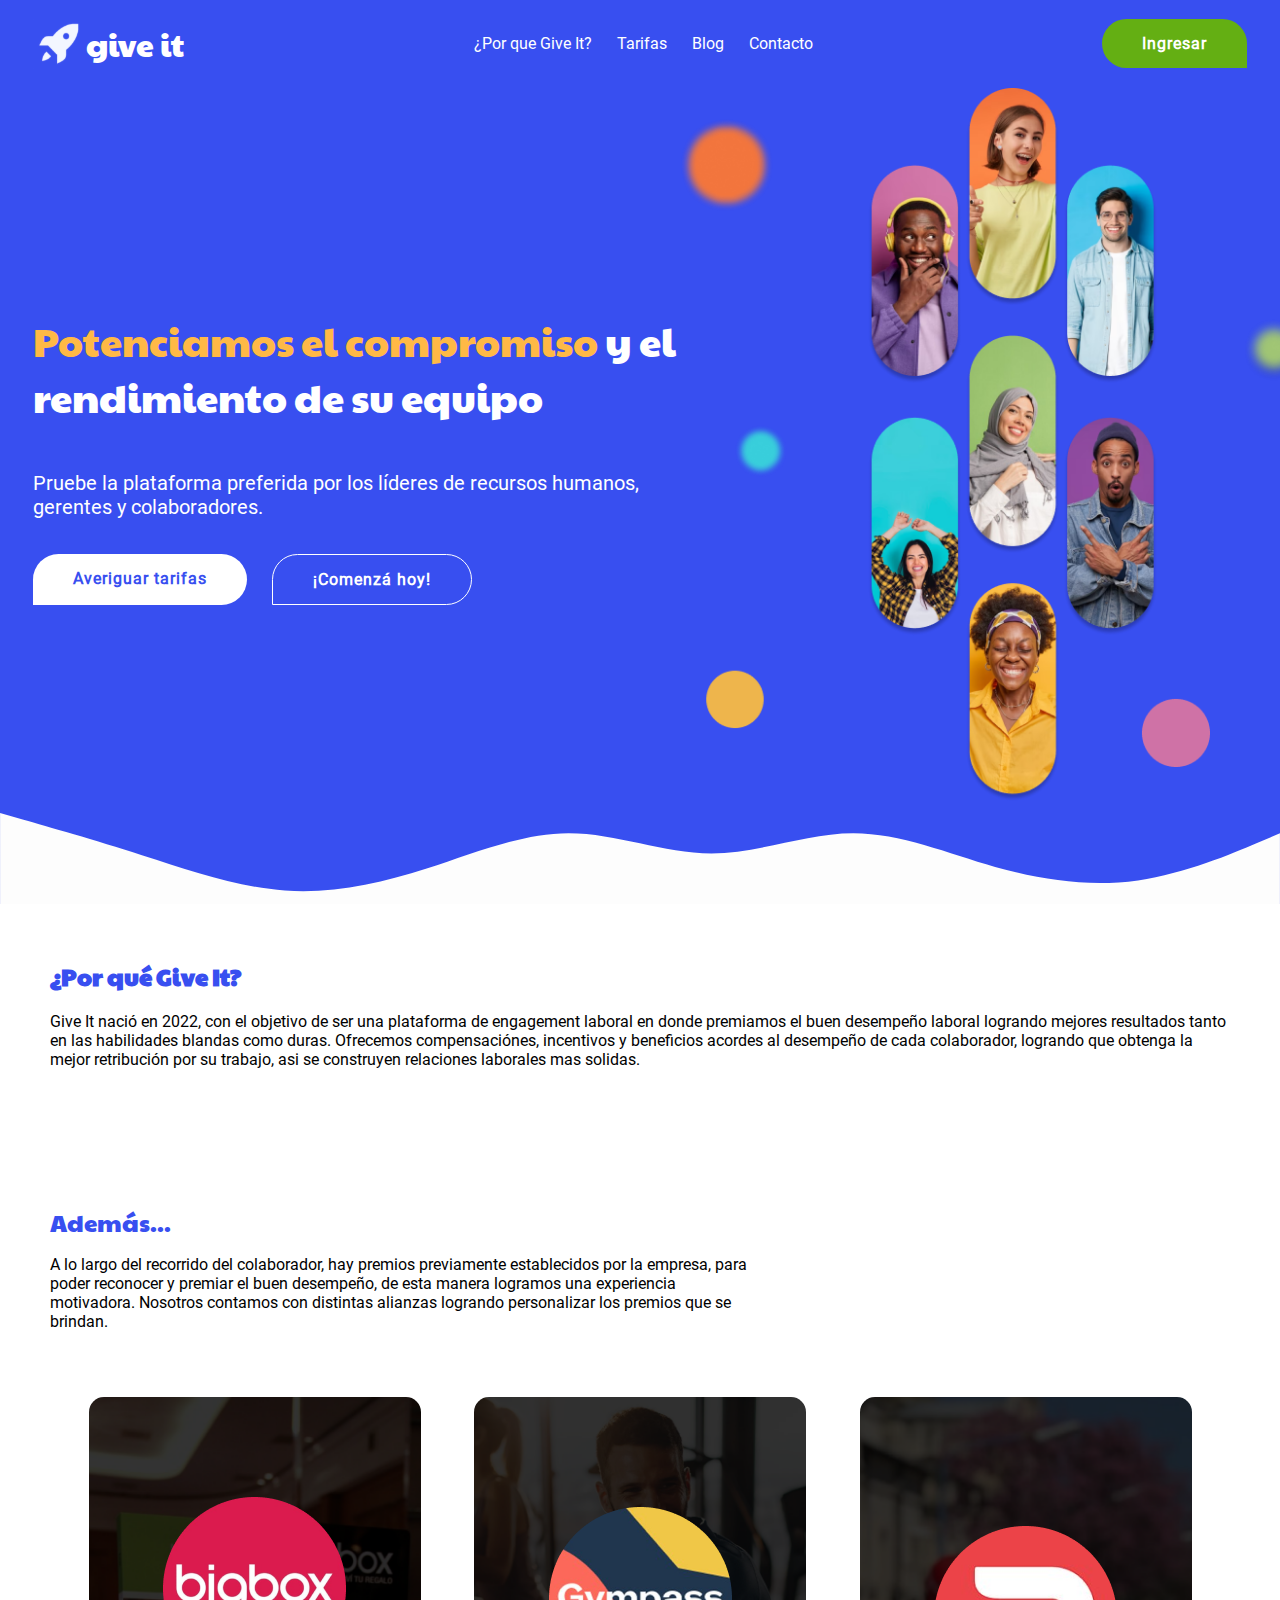
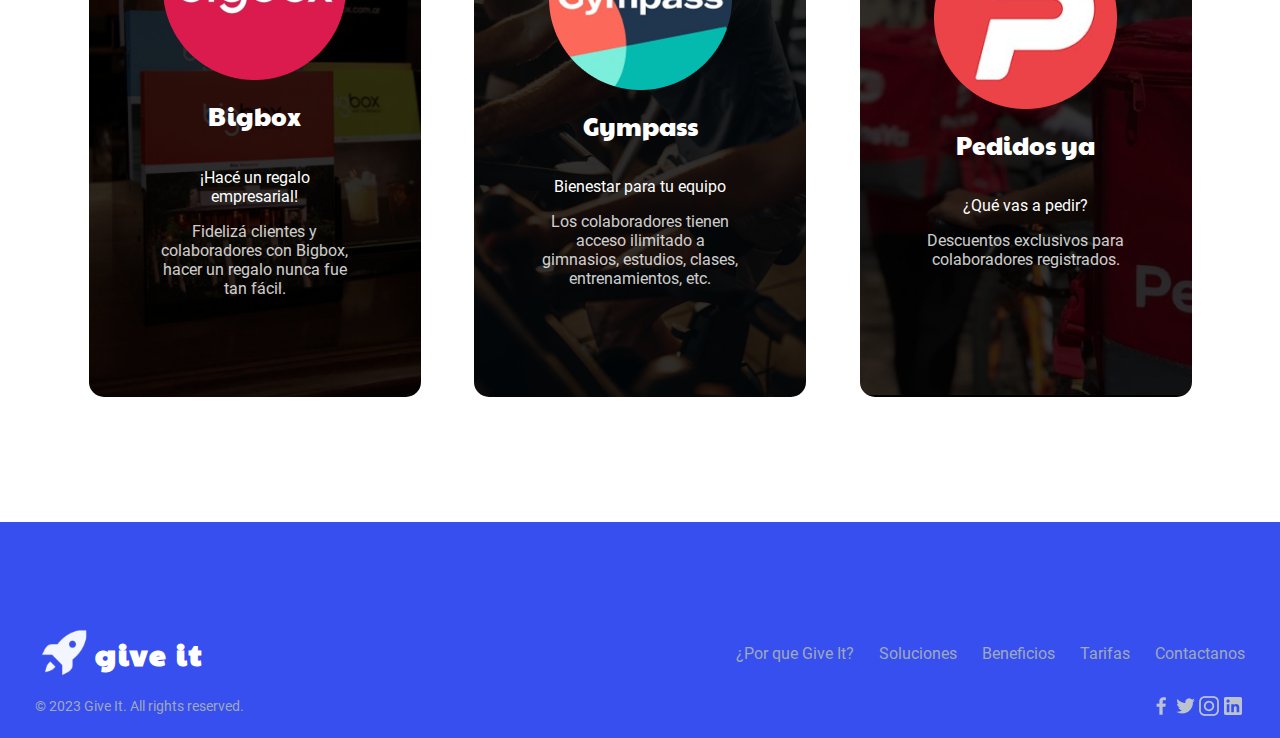
<file: index.html>
<!DOCTYPE html>
<html lang="en">
<head>
    <meta charset="UTF-8">
    <meta http-equiv="X-UA-Compatible" content="IE=edge">
    <meta name="viewport" content="width=device-width, initial-scale=1.0">
    <title>GiveIt</title>
    <link rel="stylesheet" href="css/index.css">
</head>
<body>
    <header>
        <!-- NAVBAR -->
        <nav class="navbarContainer">
            <div class="navbarLogoContainer">
                <img src="./assets/image/rocket.svg" alt="logo"/>
                <h1>give it</h1>
            </div>
            <div class="navbarOptionsContainer">
                <a class="navbarOption" href="index.html">¿Por que Give It?</a>
                <a class="navbarOption" href="./pages/tarifas.html">Tarifas</a>
                <a class="navbarOption" href="./pages/blog.html">Blog</a>
                <a class="navbarOption" href="./pages/contacto.html">Contacto</a>
            </div>
            <a href="https://dashboard.giveit.es" class="buttonContainer buttonGreen buttonRoundedLeft">Ingresar</a>
        </nav>
        <!-- //NAVBAR -->
    </header>
    <main>
        <!-- HOME -->
        <div class="homeContainer">
            <div class="homeContent">
              <h1><span>Potenciamos el compromiso</span> y el rendimiento de su equipo</h1>
              <p>Pruebe la plataforma preferida por los líderes de recursos humanos, gerentes y colaboradores.</p>
              <div class="homeButtonsContainer">
                <a class="buttonContainer buttonWhite buttonRoundedRight" href='#prices'>Averiguar tarifas</a>
                <a class="buttonContainer buttonBlue buttonRoundedRight" href='#contact'>¡Comenzá hoy!</a>
              </div>
            </div>
            <img src="assets/image/img-home.png" alt=''/>
          </div>
          <div class="waveDivider">
            <img src="assets/image/wave.svg" alt='wave' />
          </div>
          <div class="whyContainer">
            <h2>¿Por qué Give It?</h2>
            <p>Give It nació en 2022, con el objetivo de ser una plataforma de engagement laboral en donde premiamos el buen desempeño laboral logrando mejores resultados tanto en las habilidades blandas como duras. Ofrecemos compensaciónes, incentivos y beneficios acordes al desempeño de cada colaborador, logrando que obtenga la mejor retribución por su trabajo, asi se construyen relaciones laborales mas solidas.</p>
          </div>
        </div>
        <!-- //HOME -->

        <!-- Beneficios -->
        <section>
            <div class="moreContainer" id="more">
                <div class="moreContent">
                  <div class="moreTextContainer">
                    <span class="sectionTitle sectionTitleWhite">Además...</span>
                    <p class="white">A lo largo del recorrido del colaborador, hay premios previamente establecidos por la empresa, para poder reconocer y premiar el buen desempeño, de esta manera logramos una experiencia motivadora. Nosotros contamos con distintas alianzas logrando personalizar los premios que se brindan.</p>
                  </div>
                  <div class="moreCardContainer">
                    <div class="moreCard" style="background-image: url(./assets/image/bigbox_background.png)">
                        <img src="./assets/image/bigbox.png" alt='more' />
                      <h4>Bigbox</h4>
                      <p>¡Hacé un regalo empresarial!</p>
                      <span>Fidelizá clientes y colaboradores con Bigbox, hacer un regalo nunca fue tan fácil.</span>
                    </div>
                    <div class="moreCard" style="background-image: url(./assets/image/gympass_background.png)">
                        <img src="./assets/image/gympass.png" alt='more' />
                      <h4>Gympass</h4>
                      <p>Bienestar para tu equipo</p>
                      <span>Los colaboradores tienen acceso ilimitado a gimnasios, estudios, clases, entrenamientos, etc.</span>
                    </div>
                    <div class="moreCard" style="background-image: url(./assets/image/pedidosya_background.png)">
                      <img src="./assets/image/pedidosya.png" alt='more' />
                      <h4>Pedidos ya</h4>
                      <p>¿Qué vas a pedir?</p>
                      <span>Descuentos exclusivos para colaboradores registrados.</span>
                    </div>
                  </div>
                </div>
            </div>
        </section>
        <!-- // Beneficios-->
    </main>
    <footer>
      <div class="footerGiveIt">
        <div class="footerLogoContainer"><img src="assets/image/rocket.svg" alt="" /><h1>give it</h1></div>
        <div class="footerOptionContainer">
          <a class="footerOption" href='#whyGiveIt'>¿Por que Give It?</a>
          <a class="footerOption" href='#ourServices'>Soluciones</a>
          <a class="footerOption" href='#ourBenefits'>Beneficios</a>
          <a class="footerOption" href='#prices'>Tarifas</a>
          <a class="footerOption" href='#contact'>Contactanos</a>
        </div>
      </div>
      <div style="padding-top: 45; display: flex; justify-content: space-between; align-items: center ">
        <div class="copyRight">© 2023 Give It. All rights reserved.</div>
        <div style="display: flex; gap: 25 ">
            <img src="./assets/image/Facebook_white.png" alt=''/>
            <img src="./assets/image/Twitter_white.png" alt=''/>
            <img src="./assets/image/Instagram_white.png" alt=''/>
            <img src="./assets/image/LinkedIn_white.png" alt=''/>
        </div>
      </div>
    </footer>
</body>
</html>
</file>
<file: css/index.css>
body {
  margin: 0px;
}

@font-face {
  font-family: "PaytoneOne";
  src: local("PaytoneOne"), url("../assets/fonts/PaytoneOne.ttf") format("truetype");
}
@font-face {
  font-family: "Roboto";
  src: local("Roboto"), url("../assets/fonts/Roboto.ttf") format("truetype");
}
:root {
  --giveit-blue: #384FF0;
  --giveit-white: #FFFFFF;
  --giveit-green: #64AF13;
  --giveit-title-font: "PaytoneOne", sans-serif;
  --giveit-regular-font: "Roboto", sans-serif;
}

.navbarContainer {
  display: flex;
  align-items: center;
  justify-content: space-between;
  padding: 0px 33px 0px 33px;
  background-color: var(--giveit-blue);
}
.navbarContainer .navbarLogoContainer {
  display: flex;
  align-items: center;
}
.navbarContainer .navbarLogoContainer img {
  height: 50px;
}
.navbarContainer .navbarLogoContainer h1 {
  color: var(--giveit-white);
  font-family: var(--giveit-title-font);
  font-weight: 500;
}
.navbarContainer .navbarOptionsContainer {
  display: flex;
  gap: 25px;
}
.navbarContainer .navbarOptionsContainer .navbarOption {
  color: var(--giveit-white);
  font-family: var(--giveit-regular-font);
  font-weight: 500;
  text-decoration: none;
}
@media (max-width: 700px) {
  .navbarContainer .navbarOptionsContainer {
    display: none;
  }
  .navbarContainer .navbarLogoContainer img {
    height: 30px;
  }
  .navbarContainer .navbarLogoContainer h1 {
    font-size: 20px;
  }
}

.buttonContainer {
  font-family: var(--giveit-regular-font);
  font-weight: 600;
  letter-spacing: 1px;
  text-decoration: none;
  padding: 15px 40px;
}
@media (max-width: 700px) {
  .buttonContainer {
    font-size: 12px;
    padding: 10px 20px;
    margin-top: 10px;
    margin-bottom: 10px;
  }
}

.buttonGreen {
  color: var(--giveit-white);
  background-color: var(--giveit-green);
}

.buttonWhite {
  color: var(--giveit-blue);
  background-color: var(--giveit-white);
}

.buttonBlue {
  color: var(--giveit-white);
  background-color: var(--giveit-blue);
  border: 1.5px solid var(--giveit-white);
}

.buttonRoundedLeft {
  border-radius: 30px 30px 0px 30px;
}

.buttonRoundedRight {
  border-radius: 30px 30px 30px 0px;
}

footer {
  background-color: var(--giveit-blue);
  padding-top: 90px;
  padding-left: 35px;
  padding-right: 35px;
  padding-bottom: 20px;
}
footer .footerLogoContainer {
  display: flex;
  align-items: center;
  font-family: var(--giveit-title-font);
  color: white;
  letter-spacing: 2px;
  font-weight: 100;
  font-size: 15px;
}
footer .footerLogoContainer img {
  width: 60px;
}
footer .footerGiveIt {
  display: flex;
  align-items: center;
  justify-content: space-between;
  flex-wrap: wrap;
  gap: 15px;
}
@media (max-width: 700px) {
  footer .footerGiveIt {
    font-size: 14px;
  }
}
footer .footerOptionContainer {
  display: flex;
  gap: 25px;
}
footer .footerOptionContainer .footerOption {
  color: #9EA9B9;
  text-decoration: none;
  font-family: var(--giveit-regular-font);
}
footer .copyRight {
  color: #9EA9B9;
  font-family: var(--giveit-regular-font);
  font-size: 14px;
}

.homeContainer {
  display: flex;
  align-items: center;
  justify-content: space-between;
  overflow-x: hidden;
  overflow-y: hidden;
  background-color: var(--giveit-blue);
}
.homeContainer .homeContent {
  color: var(--giveit-white);
  width: 60%;
  padding-left: 33px;
  display: flex;
  flex-direction: column;
}
.homeContainer .homeContent h1 {
  font-family: var(--giveit-title-font);
  font-weight: 400;
  font-size: 40px;
}
.homeContainer .homeContent h1 span {
  color: #FFB946;
}
.homeContainer .homeContent p {
  font-family: var(--giveit-regular-font);
  font-size: 20px;
}
.homeContainer .homeContent .homeButtonsContainer {
  padding-top: 15px;
  display: flex;
  gap: 25px;
}
.homeContainer img {
  width: 40vw;
  min-width: 600px;
  max-width: 700px;
}

@media (max-width: 700px) {
  .homeContainer {
    height: 400px;
  }
  .homeContainer .homeContent {
    width: 90%;
  }
  .homeContainer .homeContent h1 {
    font-size: 30px;
  }
  .homeContainer .homeContent p {
    font-size: 16px;
  }
  .homeContainer img {
    display: none;
  }
}
.waveDivider {
  position: relative;
  height: 102px;
  background-color: var(--giveit-blue);
}
.waveDivider img {
  position: absolute;
  bottom: 0px;
  width: 100%;
}

.waveDivider.rotate {
  transform: rotate(180deg);
  background-color: white;
  top: 0px;
}

@media (max-width: 700px) {
  .waveDivider {
    height: 50px;
  }
  .waveDivider img {
    height: auto;
  }
}
section .sectionTitle {
  font-family: var(--giveit-title-font);
  font-size: 1.5em;
  color: var(--giveit-blue);
}

.whyContainer {
  padding: 35px 50px;
}
.whyContainer h2 {
  font-family: var(--giveit-title-font);
  color: var(--giveit-blue);
}
.whyContainer p {
  font-family: var(--giveit-regular-font);
}

.moreContainer {
  margin-top: 50px;
  position: relative;
  padding: 35px 50px;
}
.moreContainer .moreTextContainer {
  width: 60%;
  max-width: 780px;
  font-family: var(--giveit-regular-font);
}
.moreContainer .moreCardContainer {
  display: flex;
  justify-content: space-evenly;
  flex-wrap: wrap;
  gap: 15px;
  padding-top: 50px;
  padding-bottom: 90px;
}
.moreContainer .moreCardContainer .moreCard {
  z-index: 2;
  font-family: var(--giveit-regular-font);
  color: var(--giveit-white);
  background-repeat: no-repeat;
  background-size: cover;
  background-color: #000;
  width: 200px;
  height: 600px;
  display: flex;
  flex-direction: column;
  align-items: center;
  justify-content: center;
  text-align: center;
  border-radius: 15px;
  padding: 0px 66px;
}
.moreContainer .moreCardContainer .moreCard h4 {
  font-family: var(--giveit-title-font);
  font-weight: 400;
  font-size: 25px;
  line-height: 5px;
}
.moreContainer .moreCardContainer .moreCard span {
  opacity: 0.8;
}

@media (max-width: 700px) {
  .moreContainer .moreTextContainer {
    width: 90%;
  }
  .moreContainer .moreAstronautImage {
    display: none;
  }
  .moreContainer .moreCardContainer {
    flex-direction: column;
    margin-left: -30px;
    gap: 25px;
  }
  .moreContainer .moreCardContainer .moreCard {
    width: 60%;
    height: 300px;
  }
  .moreContainer .moreCardContainer .moreCard img {
    width: 70px;
  }
}/*# sourceMappingURL=index.css.map */
</file>
